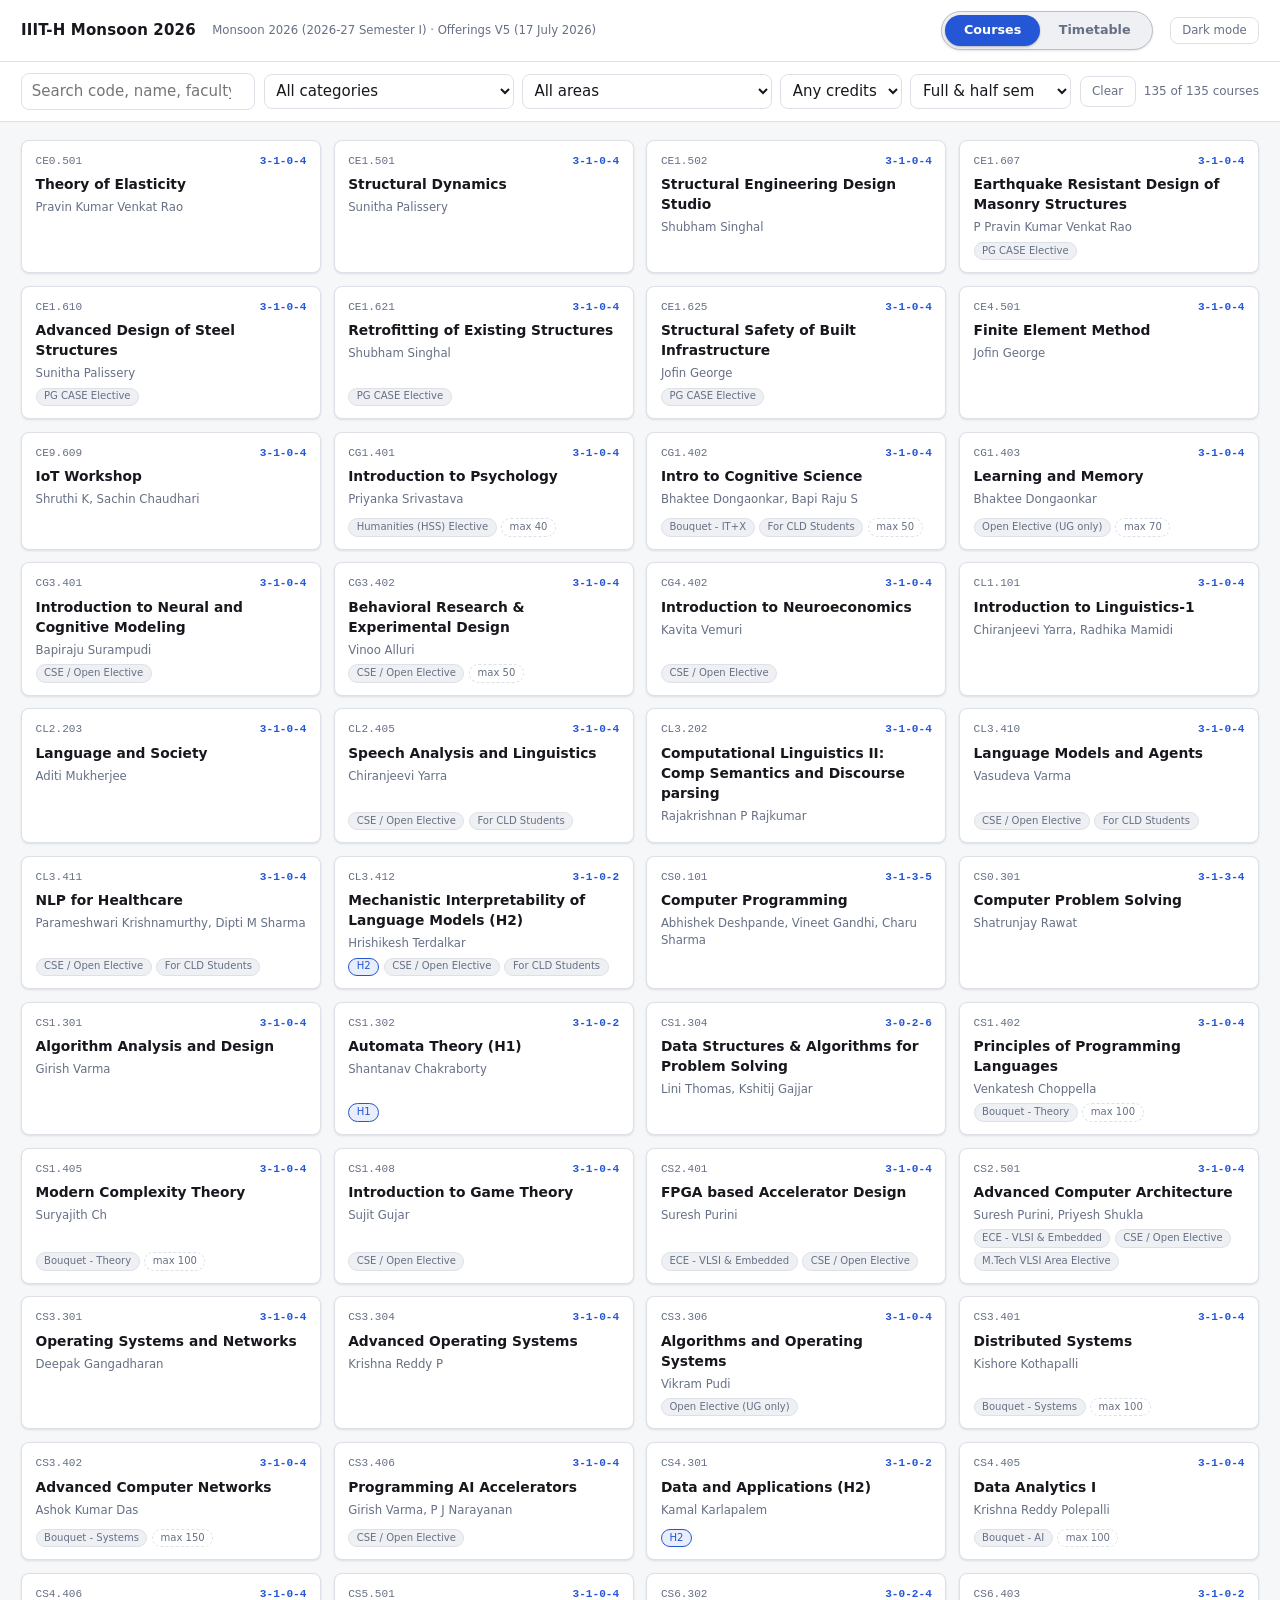
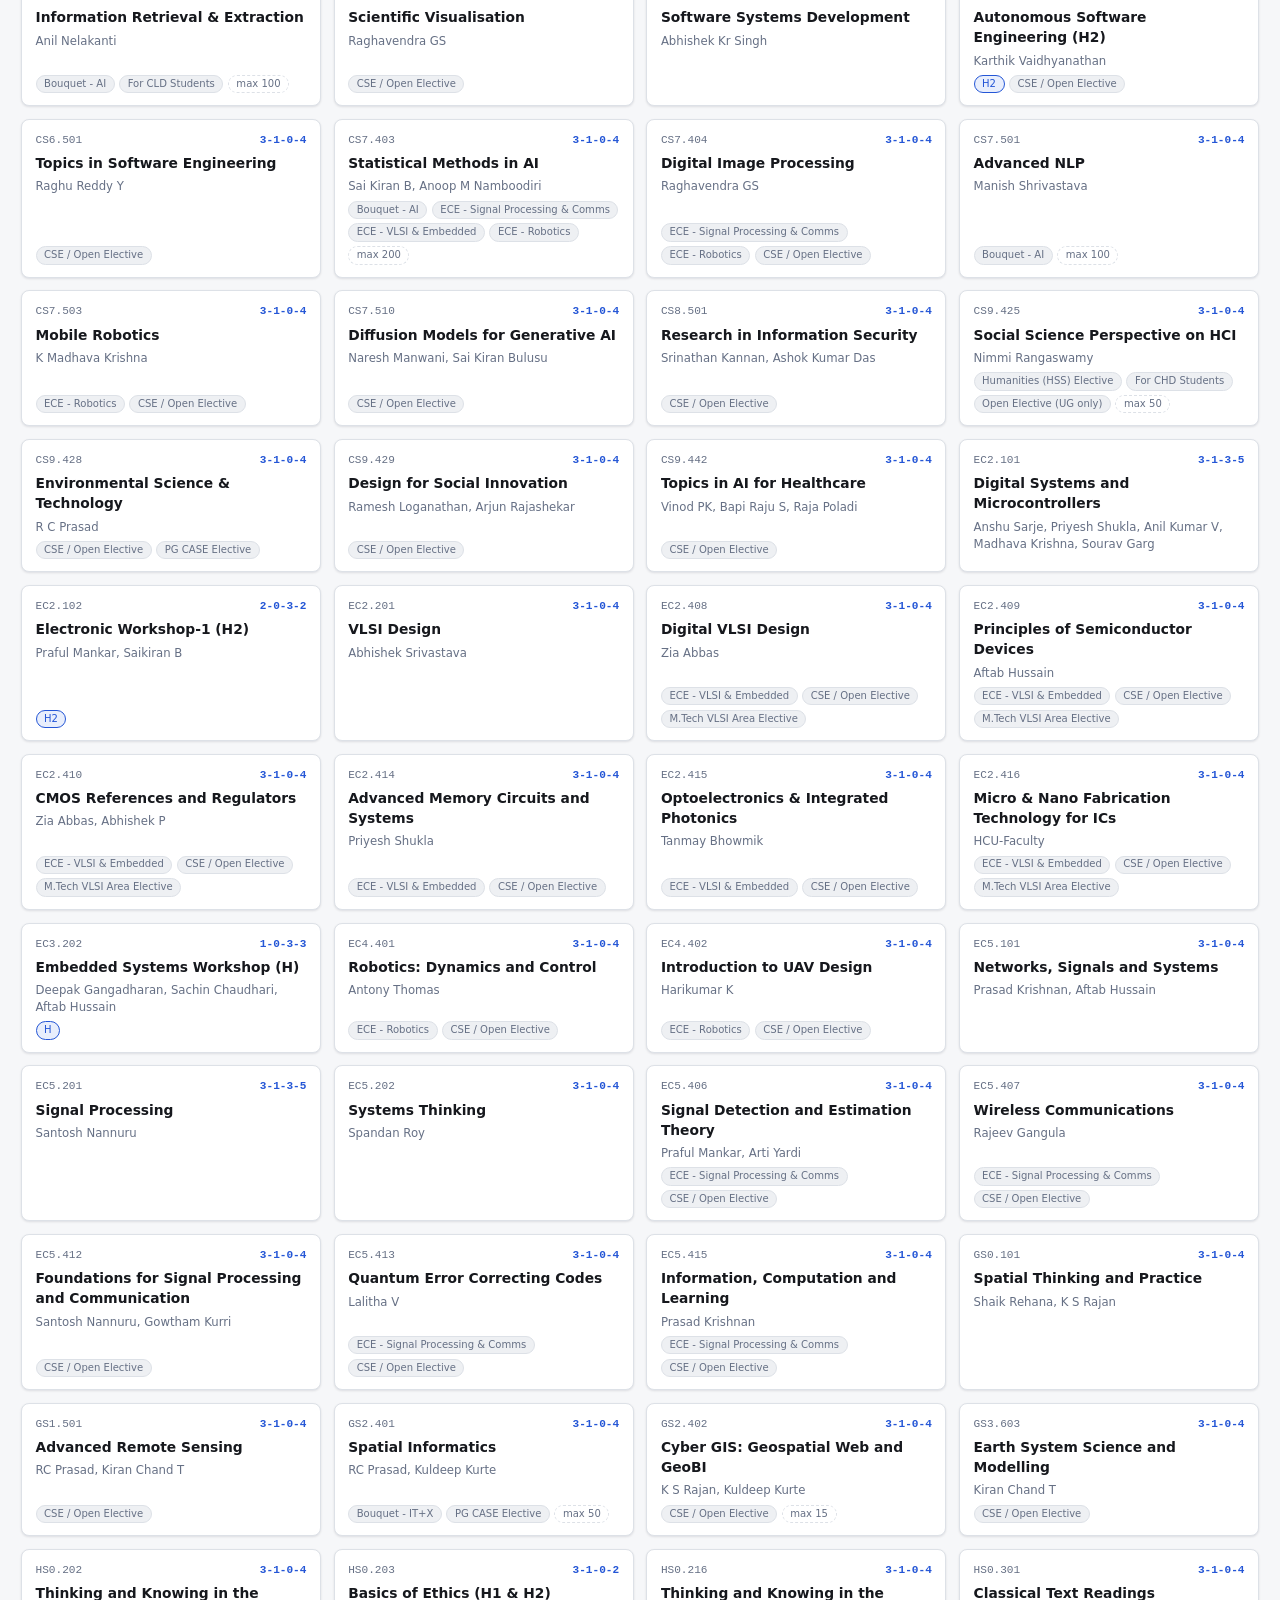
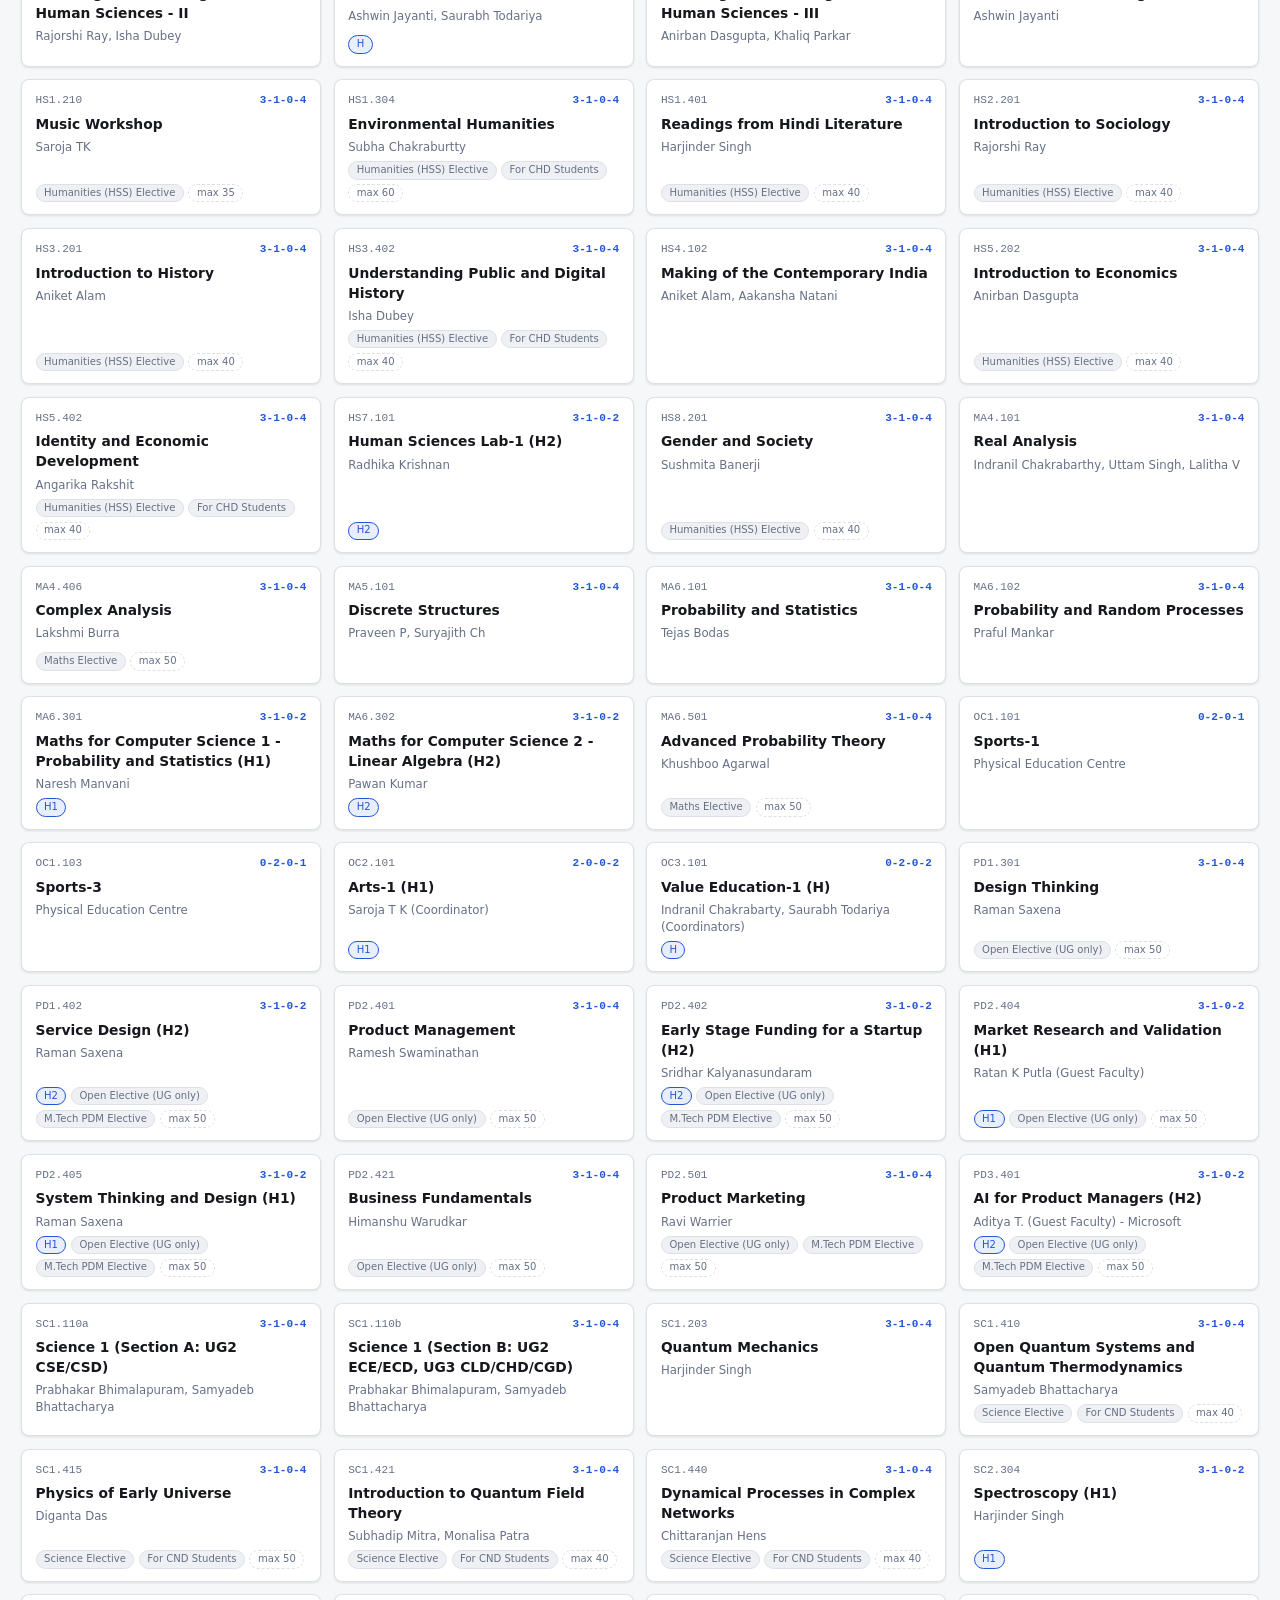
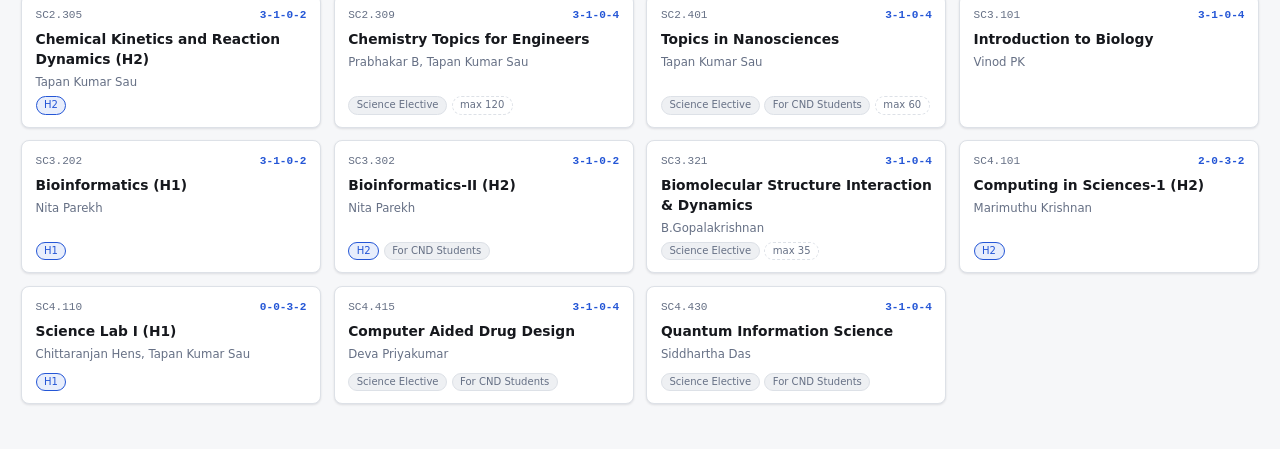
<file: index.html>
<!DOCTYPE html>
<html lang="en">
<head>
<meta charset="utf-8">
<meta name="viewport" content="width=device-width, initial-scale=1">
<title>Courses — Monsoon 2026</title>
<script>(function(){var t=localStorage.getItem("m26-theme");if(t)document.documentElement.setAttribute("data-theme",t);})();</script>
<link rel="stylesheet" href="css/style.css">
</head>
<body>

<header class="site">
  <h1>IIIT-H Monsoon 2026</h1>
  <span class="meta" id="meta-line"></span>
  <nav class="tabs">
    <a href="index.html" class="active">Courses</a>
    <a href="timetable.html">Timetable</a>
  </nav>
  <button class="theme-btn" id="theme-toggle" type="button">Dark mode</button>
</header>

<div class="filters">
  <input type="search" id="f-search" placeholder="Search code, name, faculty" autocomplete="off">
  <select id="f-category"><option value="">All categories</option></select>
  <select id="f-area"><option value="">All areas</option></select>
  <select id="f-credits"><option value="">Any credits</option></select>
  <select id="f-half">
    <option value="">Full &amp; half sem</option>
    <option value="full">Full semester</option>
    <option value="H1">H1 (first half)</option>
    <option value="H2">H2 (second half)</option>
  </select>
  <button class="clear" id="f-clear">Clear</button>
  <span class="count" id="f-count"></span>
</div>

<main class="grid-tiles" id="tiles"></main>

<div class="modal-overlay" id="modal-overlay">
  <div class="modal" id="modal" role="dialog" aria-modal="true"></div>
</div>

<script src="js/data.js"></script>
<script src="js/syllabi.js"></script>
<script src="js/common.js"></script>
<script src="js/dashboard.js"></script>
</body>
</html>
</file>
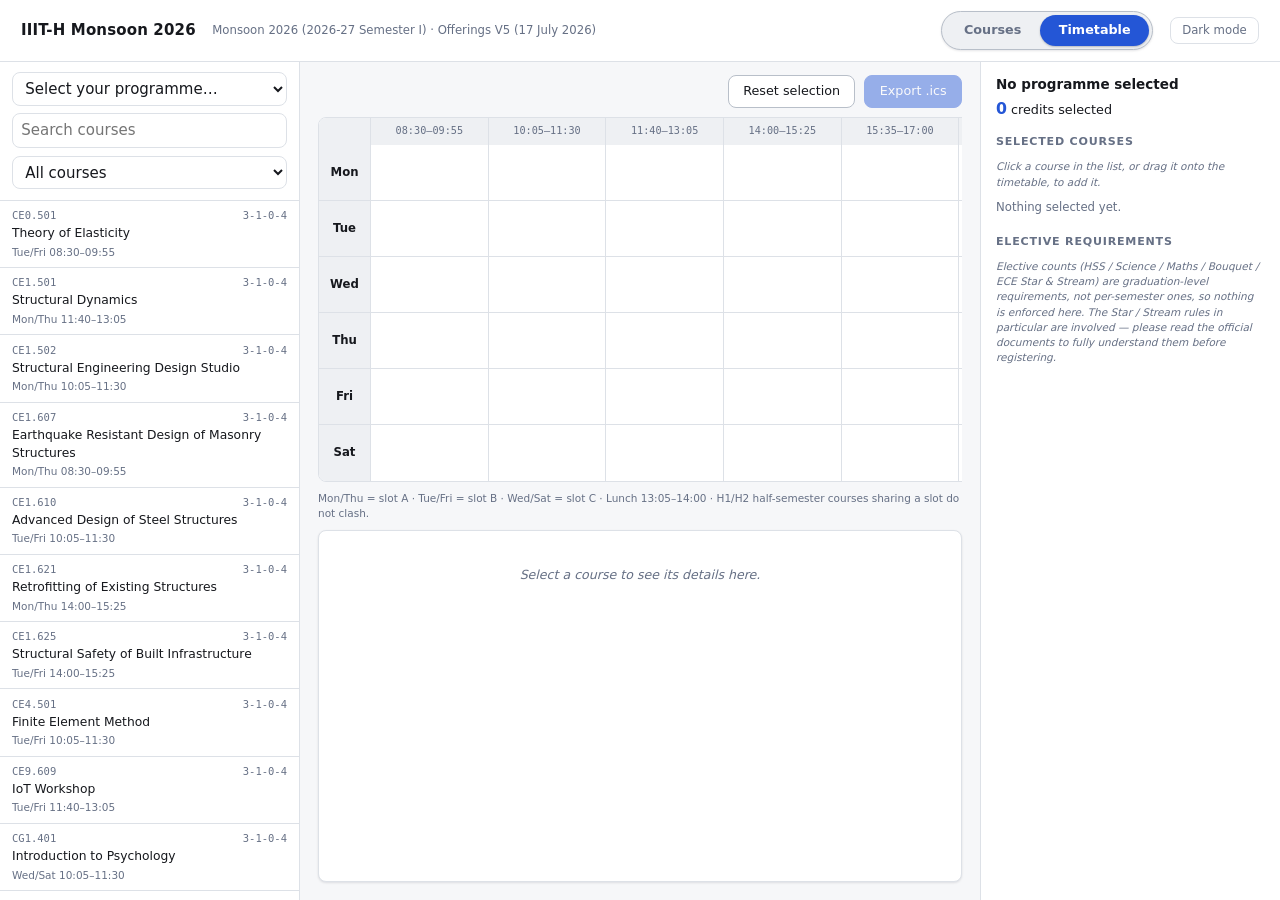
<file: timetable.html>
<!DOCTYPE html>
<html lang="en">
<head>
<meta charset="utf-8">
<meta name="viewport" content="width=device-width, initial-scale=1">
<title>Timetable — Monsoon 2026</title>
<script>(function(){var t=localStorage.getItem("m26-theme");if(t)document.documentElement.setAttribute("data-theme",t);})();</script>
<link rel="stylesheet" href="css/style.css">
</head>
<body class="tt-page">

<header class="site">
  <h1>IIIT-H Monsoon 2026</h1>
  <span class="meta" id="meta-line"></span>
  <nav class="tabs">
    <a href="index.html">Courses</a>
    <a href="timetable.html" class="active">Timetable</a>
  </nav>
  <button class="theme-btn" id="theme-toggle" type="button">Dark mode</button>
</header>

<div class="tt-layout">

  <aside class="tt-picker">
    <div class="controls">
      <select id="prog-select"><option value="">Select your programme…</option></select>
      <input type="search" id="pick-search" placeholder="Search courses" autocomplete="off">
      <select id="pick-filter">
        <option value="">All courses</option>
        <option value="noncourse">Honours / Thesis / Seminars</option>
      </select>
    </div>
    <div class="list" id="pick-list"></div>
  </aside>

  <main class="tt-main">
    <div class="clash-banner" id="clash-banner"></div>
    <div class="toolbar">
      <span id="grid-title" style="font-weight:600"></span>
      <span class="spacer"></span>
      <button class="btn" id="btn-reset">Reset selection</button>
      <button class="btn primary" id="btn-ics">Export .ics</button>
    </div>
    <div class="grid-wrap"><table class="timetable" id="tt-table"></table></div>
    <p class="grid-note">
      Mon/Thu = slot A · Tue/Fri = slot B · Wed/Sat = slot C · Lunch 13:05–14:00 ·
      H1/H2 half-semester courses sharing a slot do not clash.
    </p>
    <div class="detail-card" id="detail-card">
      <div class="placeholder">Select a course to see its details here.</div>
    </div>
  </main>

  <aside class="tt-side">
    <div class="prog-label" id="side-prog">No programme selected</div>
    <div class="credit-line" id="side-credits"></div>
    <h2>Selected courses</h2>
    <p class="drop-note">Click a course in the list, or drag it onto the timetable, to add it.</p>
    <div id="sel-list"></div>
    <h2 style="margin-top:1.2rem">Elective requirements</h2>
    <p class="drop-note">
      Elective counts (HSS / Science / Maths / Bouquet / ECE Star &amp; Stream) are
      graduation-level requirements, not per-semester ones, so nothing is enforced
      here. The Star / Stream rules in particular are involved — please read the
      official documents to fully understand them before registering.
    </p>
  </aside>

</div>

<script src="js/data.js"></script>
<script src="js/syllabi.js"></script>
<script src="js/common.js"></script>
<script src="js/ics.js"></script>
<script src="js/timetable.js"></script>
</body>
</html>
</file>
<file: css/style.css>
/* M26 Electives — single stylesheet.
   Near-monochrome with one accent; red reserved for clashes.
   Theme: system preference by default; [data-theme] on <html> forces it. */

:root {
  --bg: #f6f7f9;
  --surface: #ffffff;
  --surface-2: #eef0f3;
  --text: #16181d;
  --text-dim: #667085;
  --border: #dde1e7;
  --border-strong: #b8bfc9;
  --accent: #2456d6;
  --accent-soft: #e8eefc;
  --clash: #c62828;
  --clash-soft: #fdecea;
  --ok: #1b7a3d;
  --shadow: 0 1px 2px rgba(16, 24, 40, 0.05), 0 1px 3px rgba(16, 24, 40, 0.06);
  --shadow-lg: 0 8px 28px rgba(16, 24, 40, 0.16);
  --radius: 8px;
  --mono: ui-monospace, "Cascadia Code", "SF Mono", Consolas, monospace;
}

@media (prefers-color-scheme: dark) {
  :root:not([data-theme="light"]) {
    --bg: #101114;
    --surface: #191b1f;
    --surface-2: #212429;
    --text: #e9eaec;
    --text-dim: #97a0ad;
    --border: #2c3036;
    --border-strong: #4a505a;
    --accent: #7da2f7;
    --accent-soft: #1d2740;
    --clash: #ef5350;
    --clash-soft: #3a1f1f;
    --ok: #66bb6a;
    --shadow: none;
    --shadow-lg: 0 8px 28px rgba(0, 0, 0, 0.5);
  }
}
:root[data-theme="dark"] {
  --bg: #101114;
  --surface: #191b1f;
  --surface-2: #212429;
  --text: #e9eaec;
  --text-dim: #97a0ad;
  --border: #2c3036;
  --border-strong: #4a505a;
  --accent: #7da2f7;
  --accent-soft: #1d2740;
  --clash: #ef5350;
  --clash-soft: #3a1f1f;
  --ok: #66bb6a;
  --shadow: none;
  --shadow-lg: 0 8px 28px rgba(0, 0, 0, 0.5);
}

* { box-sizing: border-box; }
html { font-size: 15px; }
body {
  margin: 0;
  font-family: "Inter", system-ui, -apple-system, "Segoe UI", sans-serif;
  background: var(--bg);
  color: var(--text);
  line-height: 1.45;
}
body.tt-page {
  height: 100vh;
  display: flex;
  flex-direction: column;
  overflow: hidden;
}
a { color: inherit; }
button { font: inherit; color: inherit; cursor: pointer; }
input, select { font: inherit; color: var(--text); background: var(--surface); }
input, select, .btn { border-radius: var(--radius); }
input:focus-visible, select:focus-visible, button:focus-visible {
  outline: 2px solid var(--accent);
  outline-offset: 1px;
}

/* ---------- header ---------- */
header.site {
  display: flex;
  align-items: center;
  gap: 1.1rem;
  padding: 0.75rem 1.4rem;
  border-bottom: 1px solid var(--border);
  background: var(--surface);
  flex-wrap: wrap;
  flex-shrink: 0;
}
header.site h1 { font-size: 1rem; margin: 0; font-weight: 700; letter-spacing: 0.01em; }
header.site .meta { color: var(--text-dim); font-size: 0.78rem; }
nav.tabs {
  display: flex;
  gap: 0;
  margin-left: auto;
  padding: 3px;
  background: var(--surface-2);
  border: 1px solid var(--border-strong);
  border-radius: 999px;
  box-shadow: var(--shadow);
}
nav.tabs a {
  text-decoration: none;
  padding: 0.4rem 1.25rem;
  font-size: 0.85rem;
  font-weight: 600;
  border-radius: 999px;
  color: var(--text-dim);
  transition: background 0.15s, color 0.15s, box-shadow 0.15s;
}
nav.tabs a:hover { color: var(--text); }
nav.tabs a.active {
  background: var(--accent);
  color: #fff;
  box-shadow: 0 1px 2px rgba(16, 24, 40, 0.25);
}
.theme-btn {
  border: 1px solid var(--border);
  background: var(--surface);
  border-radius: var(--radius);
  padding: 0.3rem 0.75rem;
  font-size: 0.78rem;
  color: var(--text-dim);
  transition: border-color 0.12s, color 0.12s;
}
.theme-btn:hover { border-color: var(--border-strong); color: var(--text); }

/* ---------- filter bar (dashboard) ---------- */
.filters {
  display: flex;
  gap: 0.55rem;
  padding: 0.75rem 1.4rem;
  border-bottom: 1px solid var(--border);
  background: var(--surface);
  flex-wrap: wrap;
  align-items: center;
  position: sticky;
  top: 0;
  z-index: 5;
}
.filters input[type="search"] {
  flex: 1 1 220px;
  max-width: 340px;
  padding: 0.42rem 0.65rem;
  border: 1px solid var(--border);
}
.filters select { padding: 0.42rem 0.5rem; border: 1px solid var(--border); max-width: 250px; }
.filters .count { color: var(--text-dim); font-size: 0.8rem; margin-left: auto; }
.filters button.clear {
  border: 1px solid var(--border);
  background: none;
  padding: 0.38rem 0.75rem;
  font-size: 0.8rem;
  border-radius: var(--radius);
  color: var(--text-dim);
}
.filters button.clear:hover { color: var(--text); border-color: var(--border-strong); }

/* ---------- course tiles ---------- */
.grid-tiles {
  display: grid;
  grid-template-columns: repeat(auto-fill, minmax(270px, 1fr));
  gap: 0.85rem;
  padding: 1.2rem 1.4rem 3rem;
}
.tile {
  border: 1px solid var(--border);
  background: var(--surface);
  border-radius: var(--radius);
  box-shadow: var(--shadow);
  padding: 0.8rem 0.9rem;
  cursor: pointer;
  display: flex;
  flex-direction: column;
  gap: 0.35rem;
  min-height: 118px;
  transition: border-color 0.12s, transform 0.12s, box-shadow 0.12s;
}
.tile:hover {
  border-color: var(--accent);
  transform: translateY(-1px);
  box-shadow: var(--shadow-lg);
}
.tile .code { font-family: var(--mono); font-size: 0.74rem; color: var(--text-dim); display: flex; justify-content: space-between; }
.tile .code .credits { color: var(--accent); font-weight: 600; }
.tile .name { font-weight: 600; font-size: 0.92rem; }
.tile .fac { font-size: 0.78rem; color: var(--text-dim); }
.tile .tags { display: flex; flex-wrap: wrap; gap: 0.3rem; margin-top: auto; }
.tag {
  font-size: 0.67rem;
  border: 1px solid var(--border);
  border-radius: 999px;
  padding: 0.06rem 0.5rem;
  color: var(--text-dim);
  background: var(--surface-2);
  white-space: nowrap;
}
.tag.half { border-color: var(--accent); color: var(--accent); background: var(--accent-soft); }
.tag.cap { border-style: dashed; background: none; }

/* ---------- modal ---------- */
.modal-overlay {
  position: fixed;
  inset: 0;
  background: rgba(9, 11, 15, 0.5);
  backdrop-filter: blur(2px);
  display: none;
  align-items: flex-start;
  justify-content: center;
  padding: 4vh 1rem;
  z-index: 50;
}
.modal-overlay.open { display: flex; }
.modal {
  background: var(--surface);
  border: 1px solid var(--border);
  border-radius: 12px;
  box-shadow: var(--shadow-lg);
  max-width: 780px;
  width: 100%;
  max-height: 92vh;
  overflow-y: auto;
  padding: 1.4rem 1.6rem 2rem;
}
.modal h2 { margin: 0 0 0.1rem; font-size: 1.15rem; }
.modal .sub { color: var(--text-dim); font-size: 0.85rem; margin-bottom: 0.9rem; font-family: var(--mono); }
.modal .close {
  float: right;
  border: 1px solid var(--border);
  background: none;
  border-radius: var(--radius);
  padding: 0.18rem 0.65rem;
  font-size: 0.85rem;
  color: var(--text-dim);
}
.modal .close:hover { color: var(--text); border-color: var(--border-strong); }
.modal dl.facts {
  display: grid;
  grid-template-columns: max-content 1fr;
  gap: 0.25rem 1rem;
  font-size: 0.86rem;
  margin: 0 0 1rem;
}
.modal dl.facts dt { color: var(--text-dim); }
.modal dl.facts dd { margin: 0; }
.modal h3, .detail-card h3 {
  font-size: 0.74rem;
  text-transform: uppercase;
  letter-spacing: 0.07em;
  color: var(--text-dim);
  border-top: 1px solid var(--border);
  padding-top: 0.8rem;
  margin: 1.1rem 0 0.4rem;
}
.syl { white-space: pre-wrap; font-size: 0.85rem; }
.missing { color: var(--text-dim); font-style: italic; font-size: 0.86rem; }

/* ---------- timetable page: fixed-height 3-column app layout ---------- */
.tt-layout {
  display: grid;
  grid-template-columns: 300px minmax(0, 1fr) 300px;
  flex: 1;
  min-height: 0;
}
.tt-picker {
  border-right: 1px solid var(--border);
  background: var(--surface);
  display: flex;
  flex-direction: column;
  min-height: 0;
}
.tt-picker .controls {
  padding: 0.7rem 0.8rem;
  border-bottom: 1px solid var(--border);
  display: flex;
  flex-direction: column;
  gap: 0.5rem;
  flex-shrink: 0;
}
.tt-picker input[type="search"], .tt-picker select { width: 100%; padding: 0.38rem 0.55rem; border: 1px solid var(--border); }
.tt-picker .list { overflow-y: auto; flex: 1; min-height: 0; }
.pick-row {
  padding: 0.48rem 0.8rem;
  border-bottom: 1px solid var(--border);
  cursor: grab;
  font-size: 0.82rem;
  display: flex;
  flex-direction: column;
  gap: 0.12rem;
  transition: background 0.1s;
}
.pick-row:hover { background: var(--surface-2); }
.pick-row.selected { border-left: 3px solid var(--accent); padding-left: calc(0.8rem - 3px); background: var(--accent-soft); }
.pick-row.clashing { border-left: 3px solid var(--clash); padding-left: calc(0.8rem - 3px); }
.pick-row.dragging { opacity: 0.5; }
.pick-row .top { display: flex; justify-content: space-between; gap: 0.5rem; }
.pick-row .code { font-family: var(--mono); font-size: 0.7rem; color: var(--text-dim); }
.pick-row .slot { font-size: 0.7rem; color: var(--text-dim); }
.pick-row .warn { font-size: 0.7rem; color: var(--clash); }

.tt-main {
  padding: 0.9rem 1.2rem 1.2rem;
  overflow-y: auto;
  min-height: 0;
  display: flex;
  flex-direction: column;
  gap: 0.6rem;
}
.tt-main .toolbar { display: flex; gap: 0.6rem; align-items: center; flex-wrap: wrap; flex-shrink: 0; }
.tt-main .toolbar .spacer { margin-left: auto; }
.btn {
  border: 1px solid var(--border-strong);
  background: var(--surface);
  padding: 0.4rem 0.95rem;
  font-size: 0.85rem;
  transition: border-color 0.12s, background 0.12s;
}
.btn:hover { border-color: var(--text-dim); }
.btn.primary { background: var(--accent); color: #fff; border-color: var(--accent); }
.btn.primary:hover { filter: brightness(1.08); }
.btn:disabled { opacity: 0.45; cursor: default; }

/* Transposed grid: days are rows, periods are columns */
.grid-wrap { overflow-x: auto; flex-shrink: 0; }
table.timetable {
  border-collapse: separate;
  border-spacing: 0;
  width: 100%;
  min-width: 760px;
  table-layout: fixed;
  background: var(--surface);
  border: 1px solid var(--border);
  border-radius: var(--radius);
  overflow: hidden;
}
table.timetable th, table.timetable td {
  border-bottom: 1px solid var(--border);
  border-right: 1px solid var(--border);
  padding: 0.28rem 0.32rem;
  vertical-align: top;
  font-size: 0.72rem;
}
table.timetable tr:last-child th, table.timetable tr:last-child td { border-bottom: none; }
table.timetable th:last-child, table.timetable td:last-child { border-right: none; }
table.timetable thead th {
  font-family: var(--mono);
  font-weight: 500;
  font-size: 0.68rem;
  color: var(--text-dim);
  background: var(--surface-2);
  text-align: center;
  padding: 0.4rem 0.3rem;
}
table.timetable th.day {
  width: 52px;
  font-weight: 600;
  font-size: 0.78rem;
  background: var(--surface-2);
  text-align: center;
  vertical-align: middle;
}
td.cell { height: 56px; transition: background 0.12s; }
td.cell .ev {
  border-left: 3px solid var(--accent);
  background: var(--accent-soft);
  border-radius: 3px;
  padding: 0.14rem 0.3rem;
  margin-bottom: 0.18rem;
  overflow: hidden;
  line-height: 1.25;
}
td.cell .ev .sub2 { font-family: var(--mono); font-size: 0.62rem; color: var(--text-dim); }
td.cell.clash .ev { border-left-color: var(--clash); background: var(--clash-soft); }
td.cell.clash { outline: 2px solid var(--clash); outline-offset: -2px; }

/* course detail card under the grid */
.detail-card {
  border: 1px solid var(--border);
  background: var(--surface);
  border-radius: var(--radius);
  box-shadow: var(--shadow);
  padding: 0.9rem 1.1rem 1.1rem;
  flex: 1;
  min-height: 140px;
  overflow-y: auto;
}
.detail-card .dc-head { display: flex; align-items: baseline; gap: 0.7rem; flex-wrap: wrap; }
.detail-card .dc-head h2 { margin: 0; font-size: 1rem; }
.detail-card .dc-head .sub { font-family: var(--mono); font-size: 0.76rem; color: var(--text-dim); }
.detail-card .dc-facts { font-size: 0.8rem; color: var(--text-dim); margin: 0.25rem 0 0; }
.detail-card .dc-cols {
  display: grid;
  grid-template-columns: 1fr 1fr;
  gap: 0 1.6rem;
  align-items: start;
}
.detail-card .placeholder { color: var(--text-dim); font-style: italic; font-size: 0.84rem; padding: 1.4rem 0; text-align: center; }
.detail-card .syl { font-size: 0.8rem; max-height: 240px; overflow-y: auto; padding-right: 0.4rem; }

.tt-side {
  border-left: 1px solid var(--border);
  background: var(--surface);
  padding: 0.9rem 1rem;
  overflow-y: auto;
  min-height: 0;
}
.tt-side h2 { font-size: 0.74rem; text-transform: uppercase; letter-spacing: 0.07em; color: var(--text-dim); margin: 0 0 0.6rem; }
.tt-side .prog-label { font-weight: 600; font-size: 0.9rem; margin-bottom: 0.2rem; }
.tt-side .credit-line { font-size: 0.85rem; margin-bottom: 0.9rem; }
.tt-side .credit-line strong { font-size: 1.05rem; color: var(--accent); }
.req-item {
  border: 1px solid var(--border);
  border-radius: var(--radius);
  padding: 0.42rem 0.6rem;
  margin-bottom: 0.45rem;
  font-size: 0.78rem;
  transition: border-color 0.12s, background 0.12s;
}
.req-item .lbl { color: var(--text-dim); font-size: 0.68rem; text-transform: uppercase; letter-spacing: 0.04em; }
.req-item.filled { border-left: 3px solid var(--ok); }
.req-item.empty { border-left: 3px solid var(--border-strong); }
.req-item.dragover { border-color: var(--accent); background: var(--accent-soft); }
.req-item .val { margin-top: 0.1rem; }
.req-item .val.none { color: var(--text-dim); font-style: italic; }
.req-item .hint { color: var(--text-dim); font-size: 0.68rem; font-style: italic; margin-top: 0.15rem; }
.req-item .manual { font-size: 0.64rem; color: var(--accent); text-transform: uppercase; letter-spacing: 0.04em; }
.drop-note { font-size: 0.7rem; color: var(--text-dim); font-style: italic; margin: 0.1rem 0 0.6rem; }

.clash-banner {
  border: 1px solid var(--clash);
  border-radius: var(--radius);
  background: var(--clash-soft);
  color: var(--clash);
  padding: 0.5rem 0.75rem;
  font-size: 0.8rem;
  display: none;
  flex-shrink: 0;
}
.clash-banner.visible { display: block; }

.sel-row { display: flex; justify-content: space-between; align-items: baseline; gap: 0.4rem; font-size: 0.78rem; padding: 0.28rem 0; border-bottom: 1px solid var(--border); }
.sel-row .rm { border: none; background: none; color: var(--text-dim); padding: 0 0.2rem; border-radius: 4px; }
.sel-row .rm:hover { color: var(--clash); }
.sel-row.noslot .nm { color: var(--text-dim); }

.sec-choice { display: flex; gap: 0.3rem; margin-top: 0.2rem; }
.sec-choice button {
  border: 1px solid var(--border-strong);
  background: var(--surface);
  border-radius: 999px;
  font-size: 0.68rem;
  padding: 0.08rem 0.55rem;
}
.sec-choice button.on { background: var(--accent); border-color: var(--accent); color: #fff; }

.grid-note { font-size: 0.7rem; color: var(--text-dim); margin: 0; flex-shrink: 0; }

@media (max-width: 1100px) {
  body.tt-page { height: auto; overflow: auto; }
  .tt-layout { grid-template-columns: 1fr; }
  .tt-picker { border-right: none; border-bottom: 1px solid var(--border); }
  .tt-picker .list { max-height: 300px; }
  .tt-side { border-left: none; border-top: 1px solid var(--border); }
  .detail-card .dc-cols { grid-template-columns: 1fr; }
}
</file>
